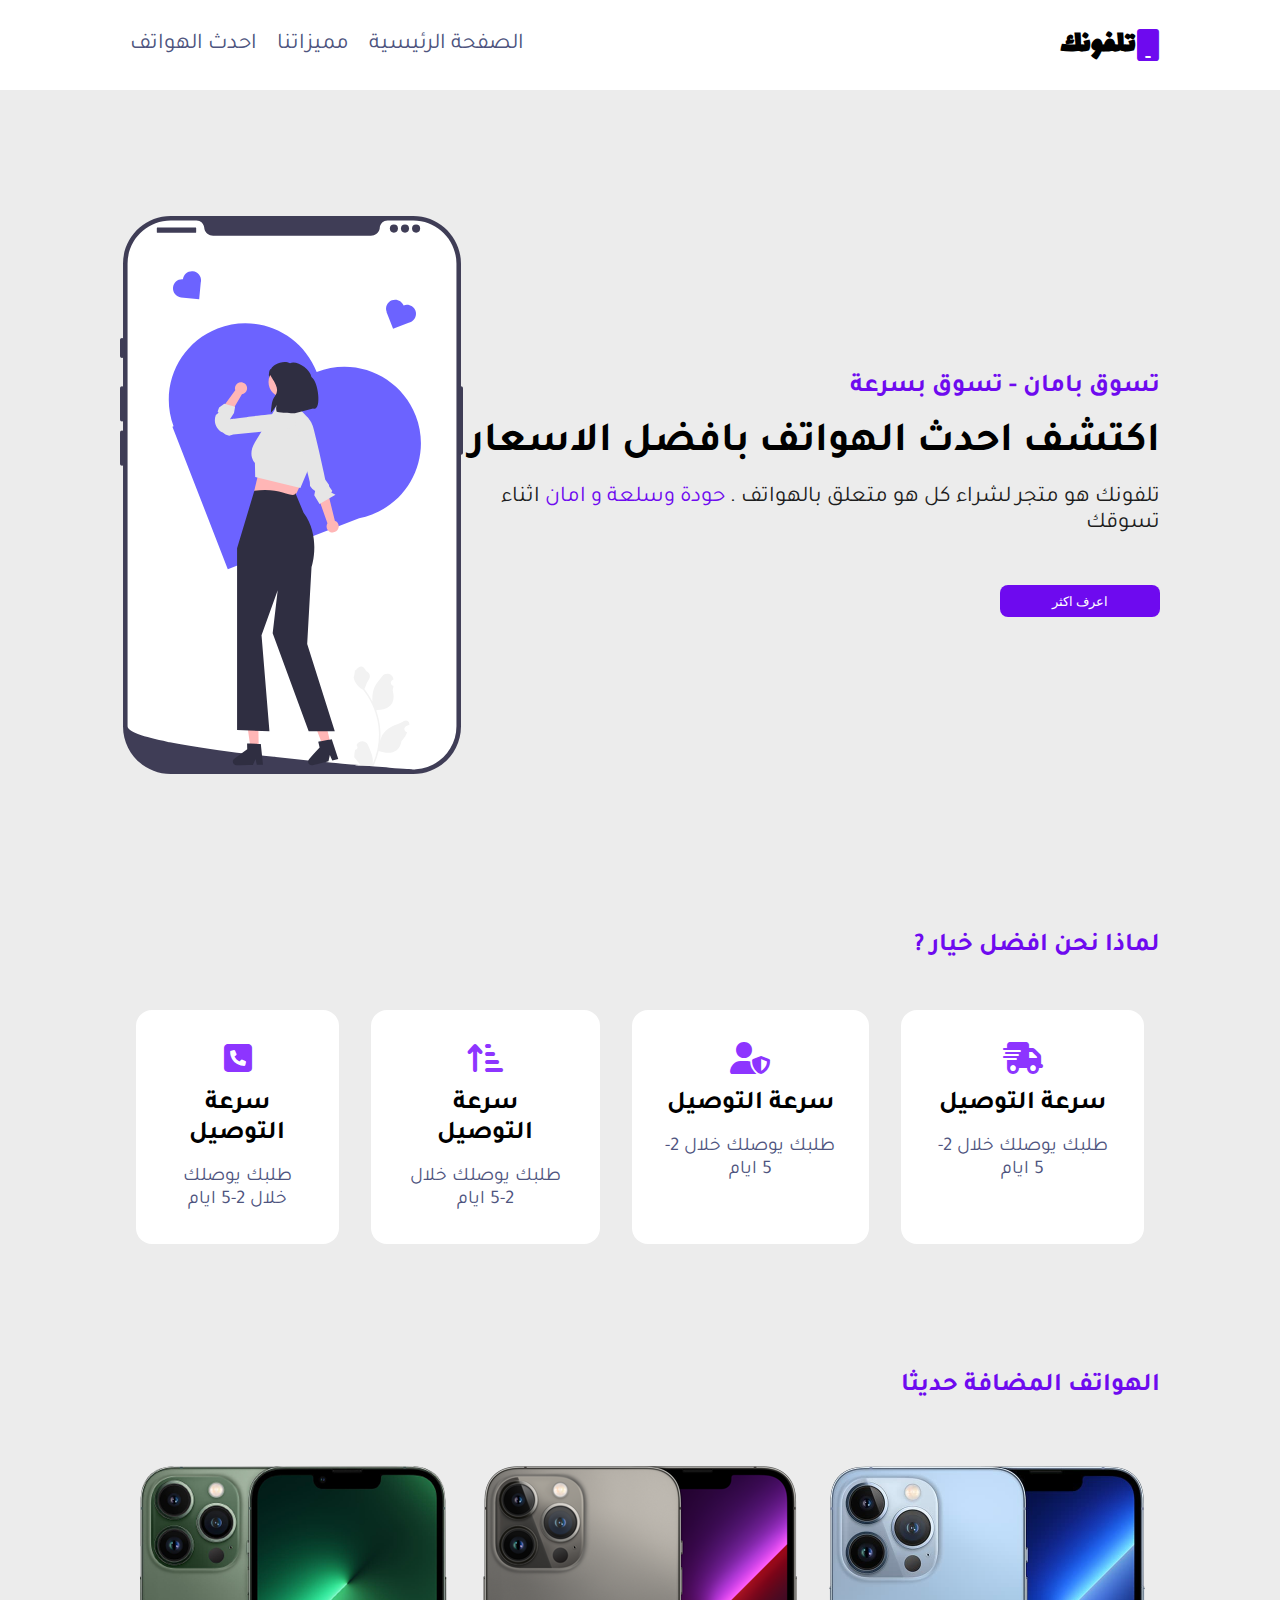
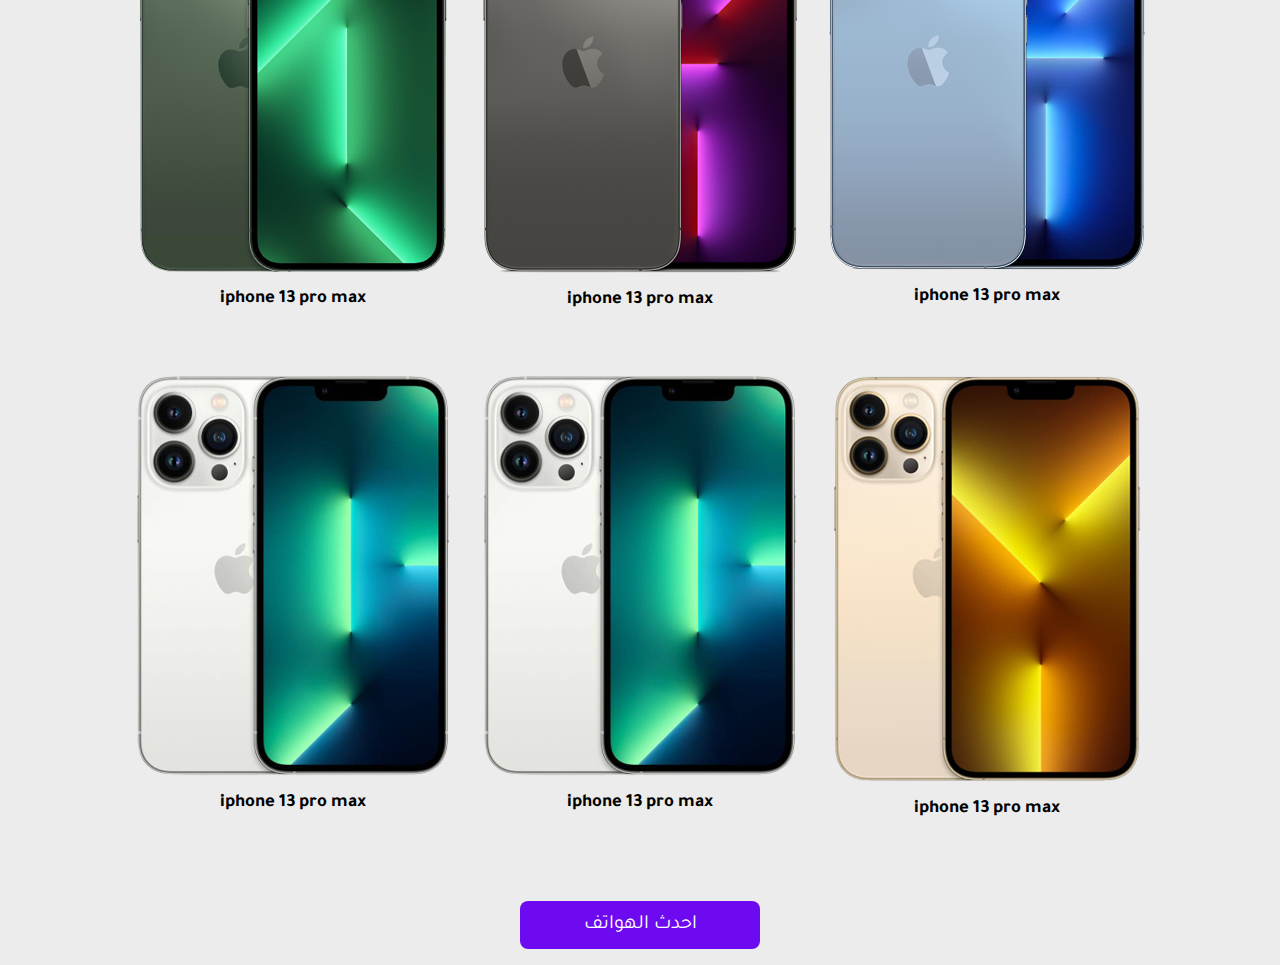
<file: templet تلفونك/index.html>
<html lang="ar" dir="rtl">

<head>
    <meta charset="UTF-8" />
    <meta http-equiv="X-UA-Compatible" content="IE=edge" />
    <meta name="viewport" content="width=device-width, initial-scale=1.0" />
    <title>تلفونك</title>
    <!-- Start  css file  -->
    <link rel="stylesheet" href="./css/style.css" />
    <link rel="stylesheet" href="css/all.min.css">

    <!-- End  css file  -->
</head>

<body>
    <!-- //Start the navbarsection // -->
    <nav>
        <div class="logo">
            <i class="fa-solid fa-mobile"></i>
            <h4>تلفونك</h4>
        </div>
        <div>
            <ul class="nav-items">
                <li class="nav-item"><a href="#">الصفحة الرئيسية</a></li>
                <li class="nav-item"><a href="#">مميزاتنا </a></li>
                <li class="nav-item"><a href="#">احدث الهواتف</a></li>
            </ul>
        </div>
    </nav>
    <!-- //End navbarsection // -->
    <!-- //Start The Header // -->
    <header class="hero">
        <div class="hero-section">
            <div class="content">
                <h4>تسوق بامان - تسوق بسرعة</h4>
                <h1>اكتشف احدث الهواتف بافضل الاسعار </h1>
                <p>تلفونك هو متجر لشراء كل هو متعلق بالهواتف . <span> حودة وسلعة و امان</span> اثناء تسوقك</p>
                <button class="btn">
                    <a href="#">اعرف اكثر</a>
                </button>

            </div>
            <div class="hero-image">
                <img src="images/undraw_hooked_re_vl59.svg" alt="">
            </div>
        </div>

    </header>
    <!-- //End The Header // -->
    <!-- ---Start the features section--- -->
    <section class="features">
        <div class="features-section">
            <h4>لماذا نحن افضل خيار ?</h4>
            <div class="qualities">
                <div class="quality">
                    <i class="fas fa-shipping-fast"></i>
                    <h3>سرعة التوصيل </h3>
                    <p>طلبك يوصلك خلال 2-5 ايام</p>
                </div>
                <div class="qualities">
                    <div class="quality">
                        <i class="fas fa-user-shield"></i>
                        <h3>سرعة التوصيل </h3>
                        <p>طلبك يوصلك خلال 2-5 ايام</p>
                    </div>
                    <div class="qualities">
                        <div class="quality">
                            <i class="fas fa-sort-amount-up-alt"></i>
                            <h3>سرعة التوصيل </h3>
                            <p>طلبك يوصلك خلال 2-5 ايام</p>
                        </div>
                        <div class="qualities">
                            <div class="quality">
                                <i class="fas fa-phone-square"></i>
                                <h3>سرعة التوصيل </h3>
                                <p>طلبك يوصلك خلال 2-5 ايام</p>
                            </div>
                        </div>
                    </div>
    </section>
    <!-- ---End the features section--- -->
    <!-- ----newest phones------ -->
    <section class="newest-phones">
        <div class="phones-section">
            <h4>الهواتف المضافة حديثا</h4>
            <div class="phones">
                <div class="phone">
                    <img src="images/images/0.png" alt="">
                    <h3>iphone 13 pro max</h3>
                </div>
                <div class="phone">
                    <img src="images/images/1.png" alt="">
                    <h3>iphone 13 pro max</h3>
                </div>
                <div class="phone">
                    <img src="images/images/2.png" alt="">
                    <h3>iphone 13 pro max</h3>
                </div>
                <div class="phone">
                    <img src="images/images/3.png" alt="">
                    <h3>iphone 13 pro max</h3>
                </div>
                <div class="phone">
                    <img src="images/images/4.png" alt="">
                    <h3>iphone 13 pro max</h3>
                </div>
                <div class="phone">
                    <img src="images/images/4.png" alt="">
                    <h3>iphone 13 pro max</h3>
                </div>
            </div>
            <button class="btn">
                <a href="#">احدث الهواتف</a>
            </button>
        </div>
    </section>
    <!-- ----newest phones------ -->
    <!-- -----Start the footer section----- -->
    <footer>

    </footer>
    <!-- -----End the footer section----- -->
</body>

</html>
</file>
<file: templet تلفونك/css/style.css>
@import url('https://fonts.googleapis.com/css2?family=Lalezar&family=Tajawal:wght@300;400;700&display=swap');
* {
    padding: 0;
    margin: 0;
    box-sizing: border-box;
}

body {
    font-family: 'Tajawal', sans-serif;
}

nav {
    display: flex;
    justify-content: space-between;
    align-items: center;
    max-width: 1200px;
    margin: 0 auto;
    padding: 0 5rem;
    height: 10vh;
}

nav .logo {
    display: flex;
    font-size: 2rem;
    align-items: center;
}

nav .logo i {
    color: #6e0aef;
}

nav .logo h4 {
    font-family: 'Lalezar', cursive;
}

nav .nav-items {
    display: flex;
    list-style: none;
}

nav .nav-items .nav-item {
    padding: 0 10px;
}

nav ul li a {
    text-decoration: none;
    color: #4e547e;
    font-size: 1.4rem;
}

nav ul li a:hover {
    color: #6e0aef;
}


/* //hero section// */

.hero {
    background-color: #e9e9e9de
}

.hero-section {
    max-width: 1200px;
    height: 90vh;
    display: flex;
    justify-content: space-between;
    align-items: center;
    margin: 0 auto;
    padding: 0 5rem;
    é
}

.hero-section .content {
    display: flex;
    flex-direction: column;
}

.hero-section h4 {
    color: #6e0aef;
    font-size: 1.6rem;
    margin-bottom: 1rem;
}

.hero-section .content h1 {
    font-size: 2.6rem;
    margin-bottom: 1rem;
}

.hero-section p {
    color: rgb(29, 29, 29);
    font-size: 1.4rem;
}

.hero-section span {
    color: #6e0aef;
}

.btn {
    width: 10rem;
    height: 2rem;
    margin-top: 3rem;
    /* align-self: center; */
    border-radius: 0.5rem;
    -webkit-border-radius: 0.5rem;
    -moz-border-radius: 0.5rem;
    -ms-border-radius: 0.5rem;
    -o-border-radius: 0.5rem;
    outline: none;
    border: none;
    background-color: #6e0aef;
}

.btn:hover {
    background-color: #8d35ff;
    cursor: pointer;
}

.btn a {
    text-decoration: none;
    color: white;
}


/* -----features section ---------- */

section.features {
    padding: 2rem 0;
    background-color: #e9e9e9de;
}

section.features .features-section {
    max-width: 1200px;
    margin: 0 auto;
    padding: 0 5rem;
    display: flex;
    flex-direction: column;
    justify-content: center;
}

.features-section h4 {
    color: #6e0aef;
    font-size: 1.6rem;
    margin-bottom: 2rem;
}

.features-section .qualities {
    display: flex;
    justify-content: space-between;
}

.features-section .qualities .quality {
    display: flex;
    flex-direction: column;
    align-items: center;
    background-color: #ffffff;
    padding: 2rem;
    max-width: 17rem;
    border-radius: 1rem;
    -webkit-border-radius: 1rem;
    -moz-border-radius: 1rem;
    -ms-border-radius: 1rem;
    -o-border-radius: 1rem;
    margin: 1rem;
}

.features-section .qualities .quality:hover {
    border: 2px solid #8d35ff;
}

.qualities .quality i {
    font-size: 2rem;
    color: #8d35ff;
    margin-bottom: 1rem;
    text-align: center;
}

.qualities .quality h3 {
    font-size: 1.6rem;
    margin-bottom: 1rem;
    text-align: center;
}

.qualities .quality p {
    font-size: 1.2rem;
    text-align: center;
    color: #4e547e;
}


/* ------phones Section----- */

.newest-phones {
    padding-top: 5rem;
    background-color: #e9e9e9de;
}

.newest-phones .phones-section {
    max-width: 1200px;
    margin: 0 auto;
    padding: 0 5rem;
    display: flex;
    flex-direction: column;
}

.phones-section h4 {
    color: #6e0aef;
    font-size: 1.6rem;
    margin-bottom: 2rem;
}

.phones-section .phones {
    display: grid;
    grid-template-columns: 1fr 1fr 1fr;
    justify-content: flex-start;
}

.phones .phone {
    margin: 2rem auto;
    max-width: 300px;
    display: flex;
    flex-direction: column;
    align-items: center;
}

.phones .phone img {
    margin-bottom: 1rem;
    transition: 0.5s;
    -webkit-transition: 0.5s;
    -moz-transition: 0.5s;
    -ms-transition: 0.5s;
    -o-transition: 0.5s;
}

.phones .phone img:hover {
    transform: scale(1.05);
    -webkit-transform: scale(1.05);
    -moz-transform: scale(1.05);
    -ms-transform: scale(1.05);
    -o-transform: scale(1.05);
}

.phones-section button {
    width: 15rem;
    margin-bottom: 1rem;
    align-self: center;
    height: 3rem;
}

.phones-section button a {
    font-size: 20px;
    font-family: 'Tajawal', sans-serif;
}
</file>
